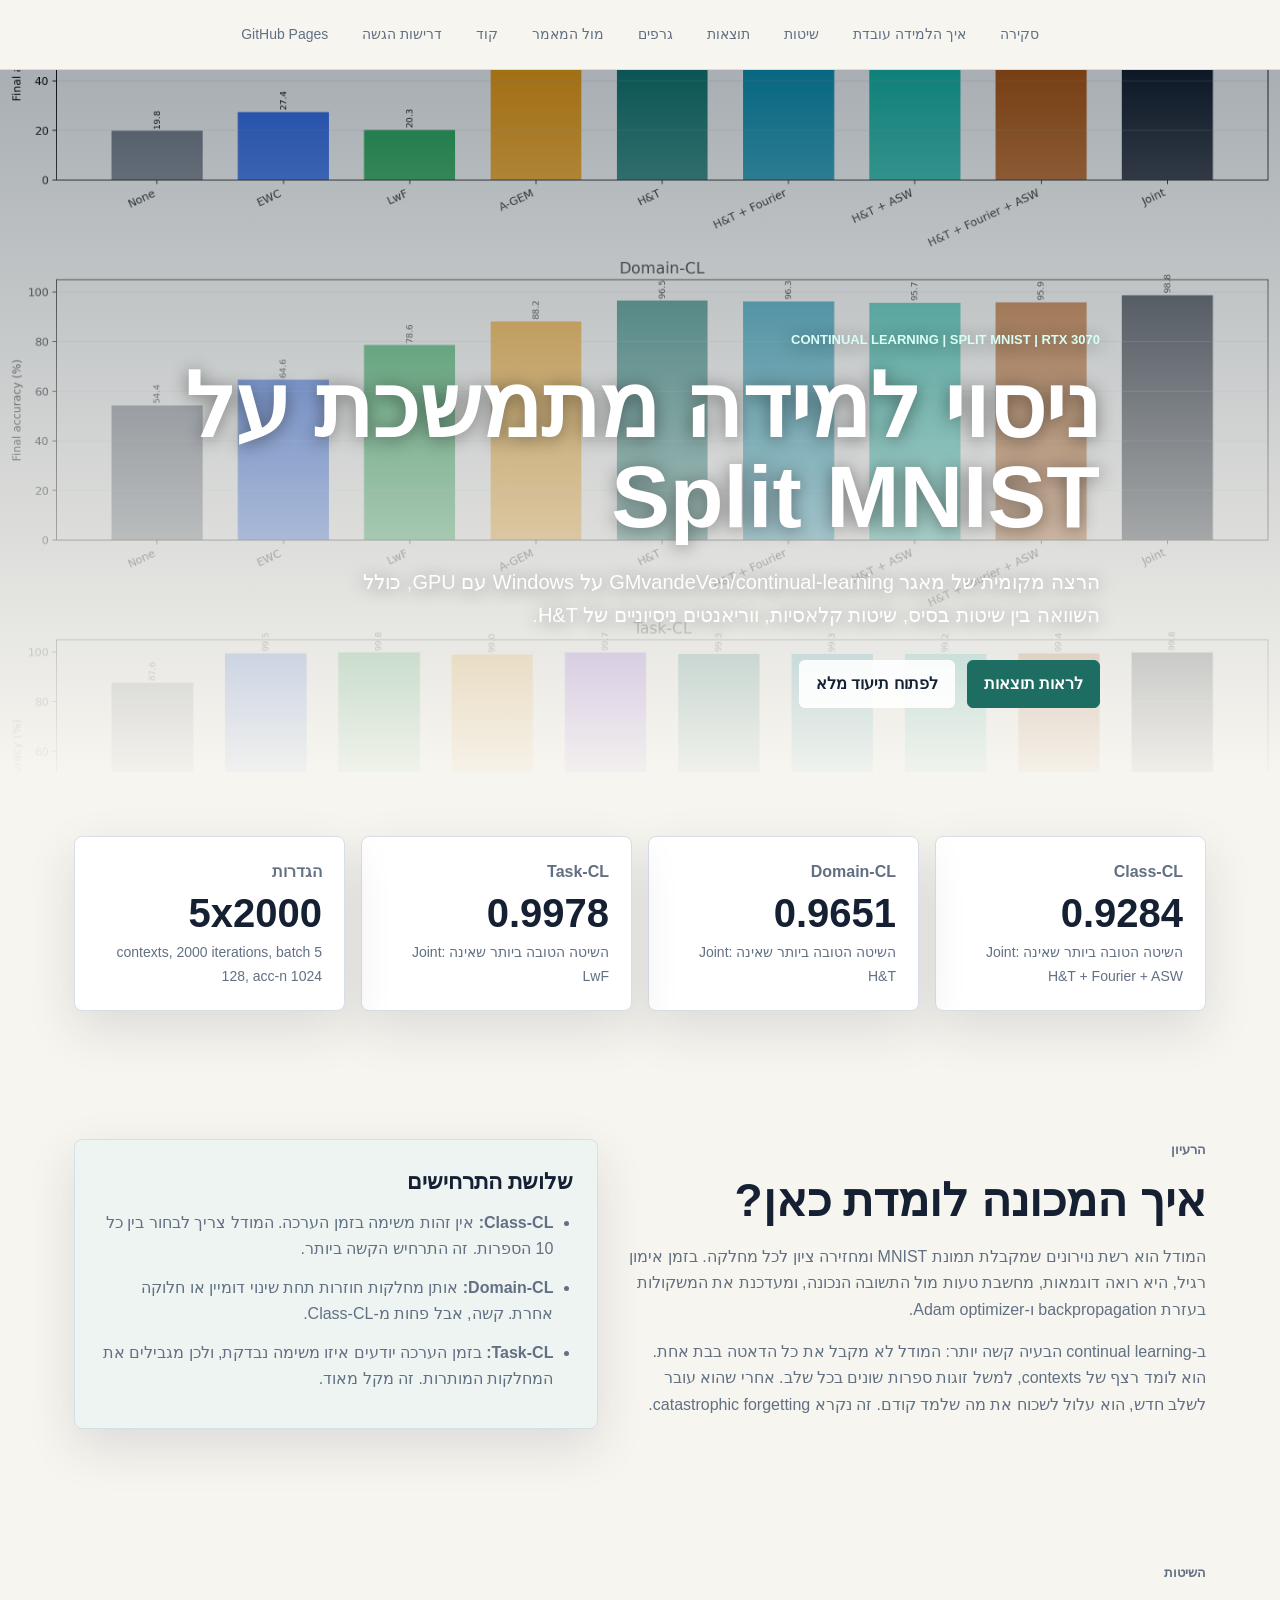
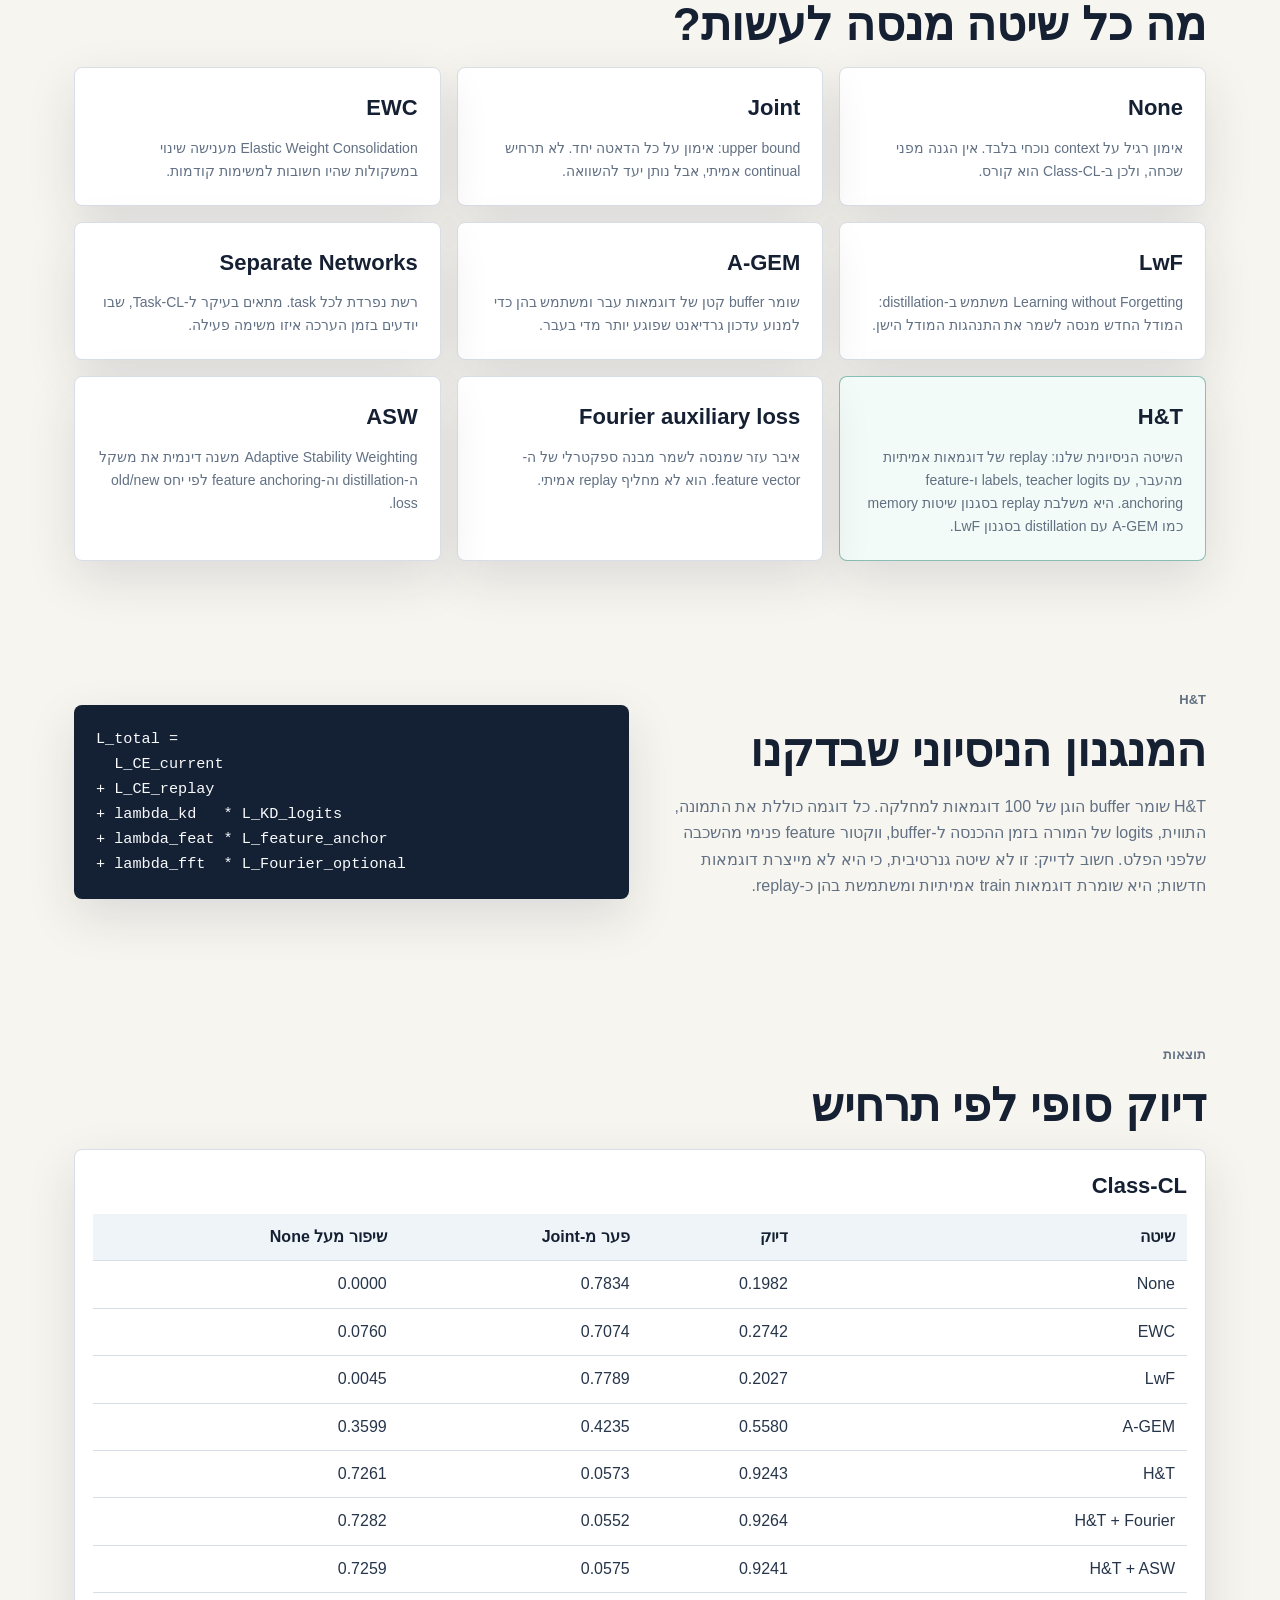
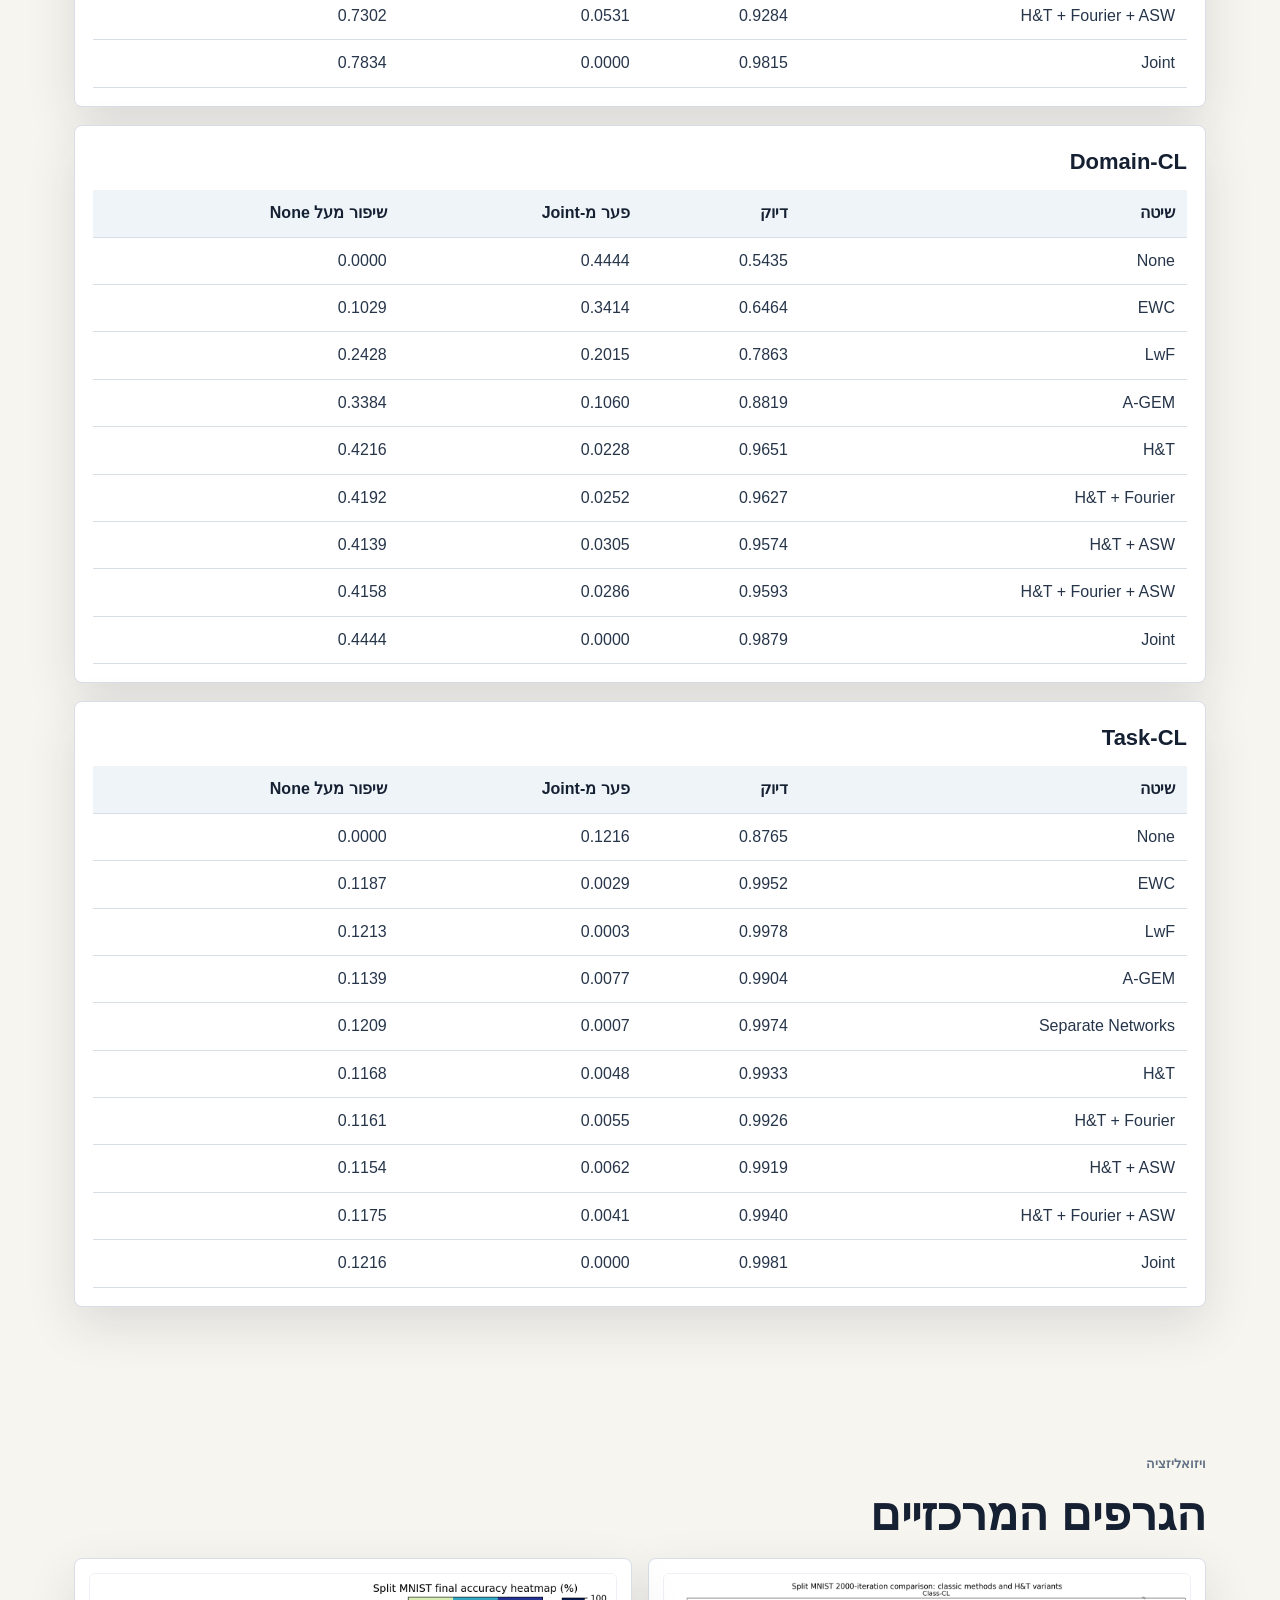
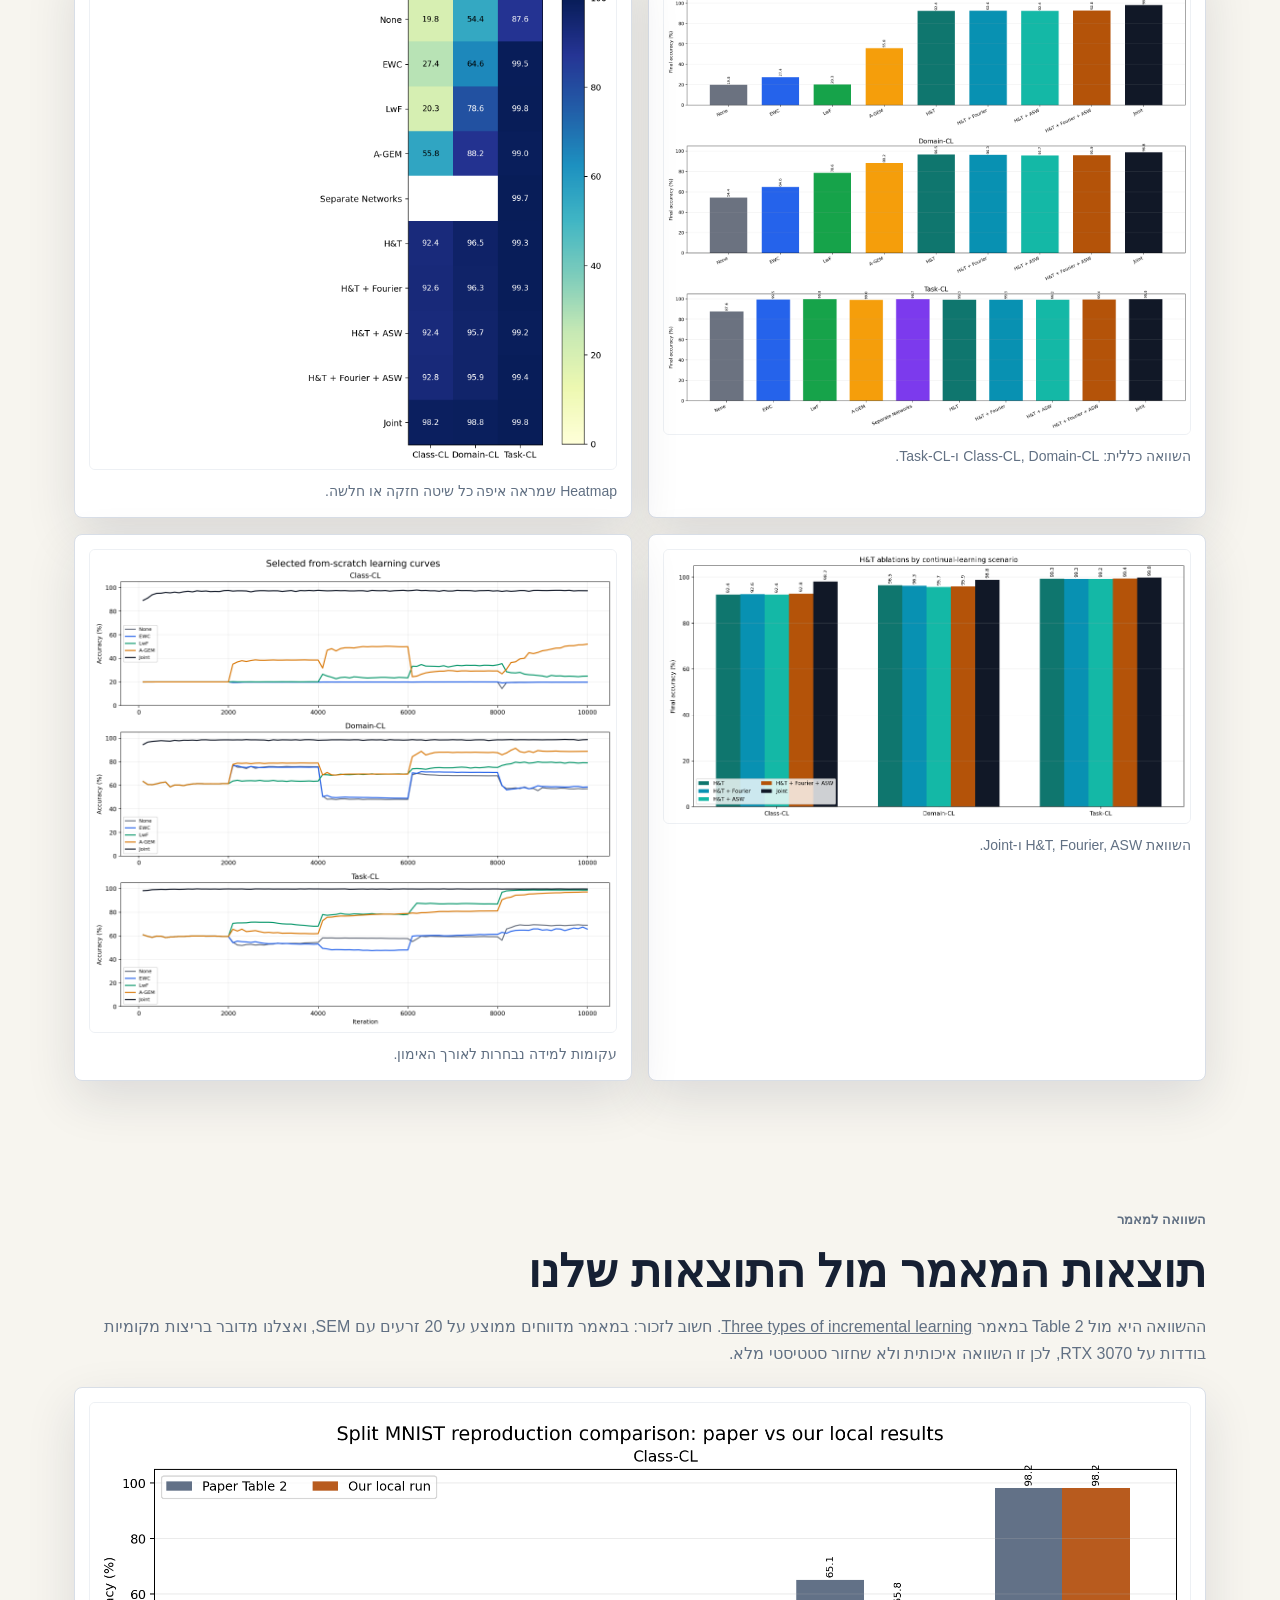
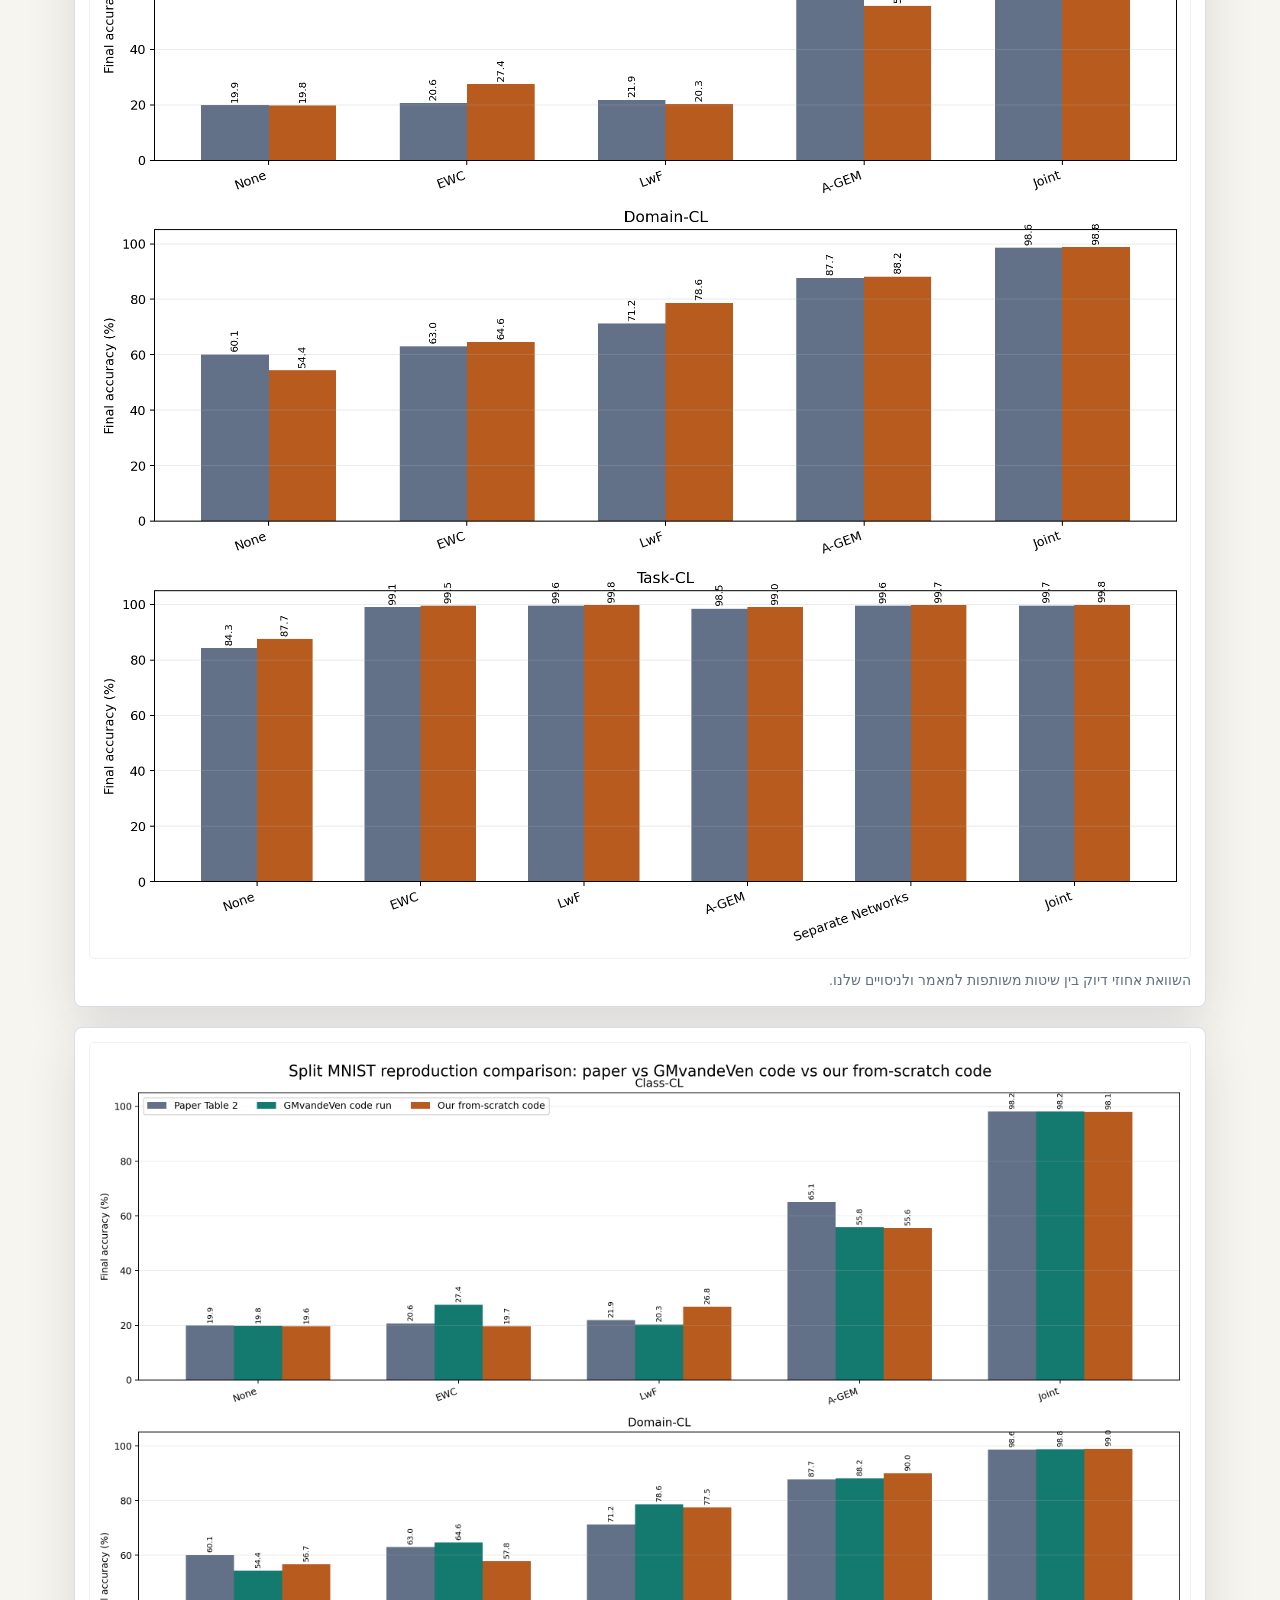
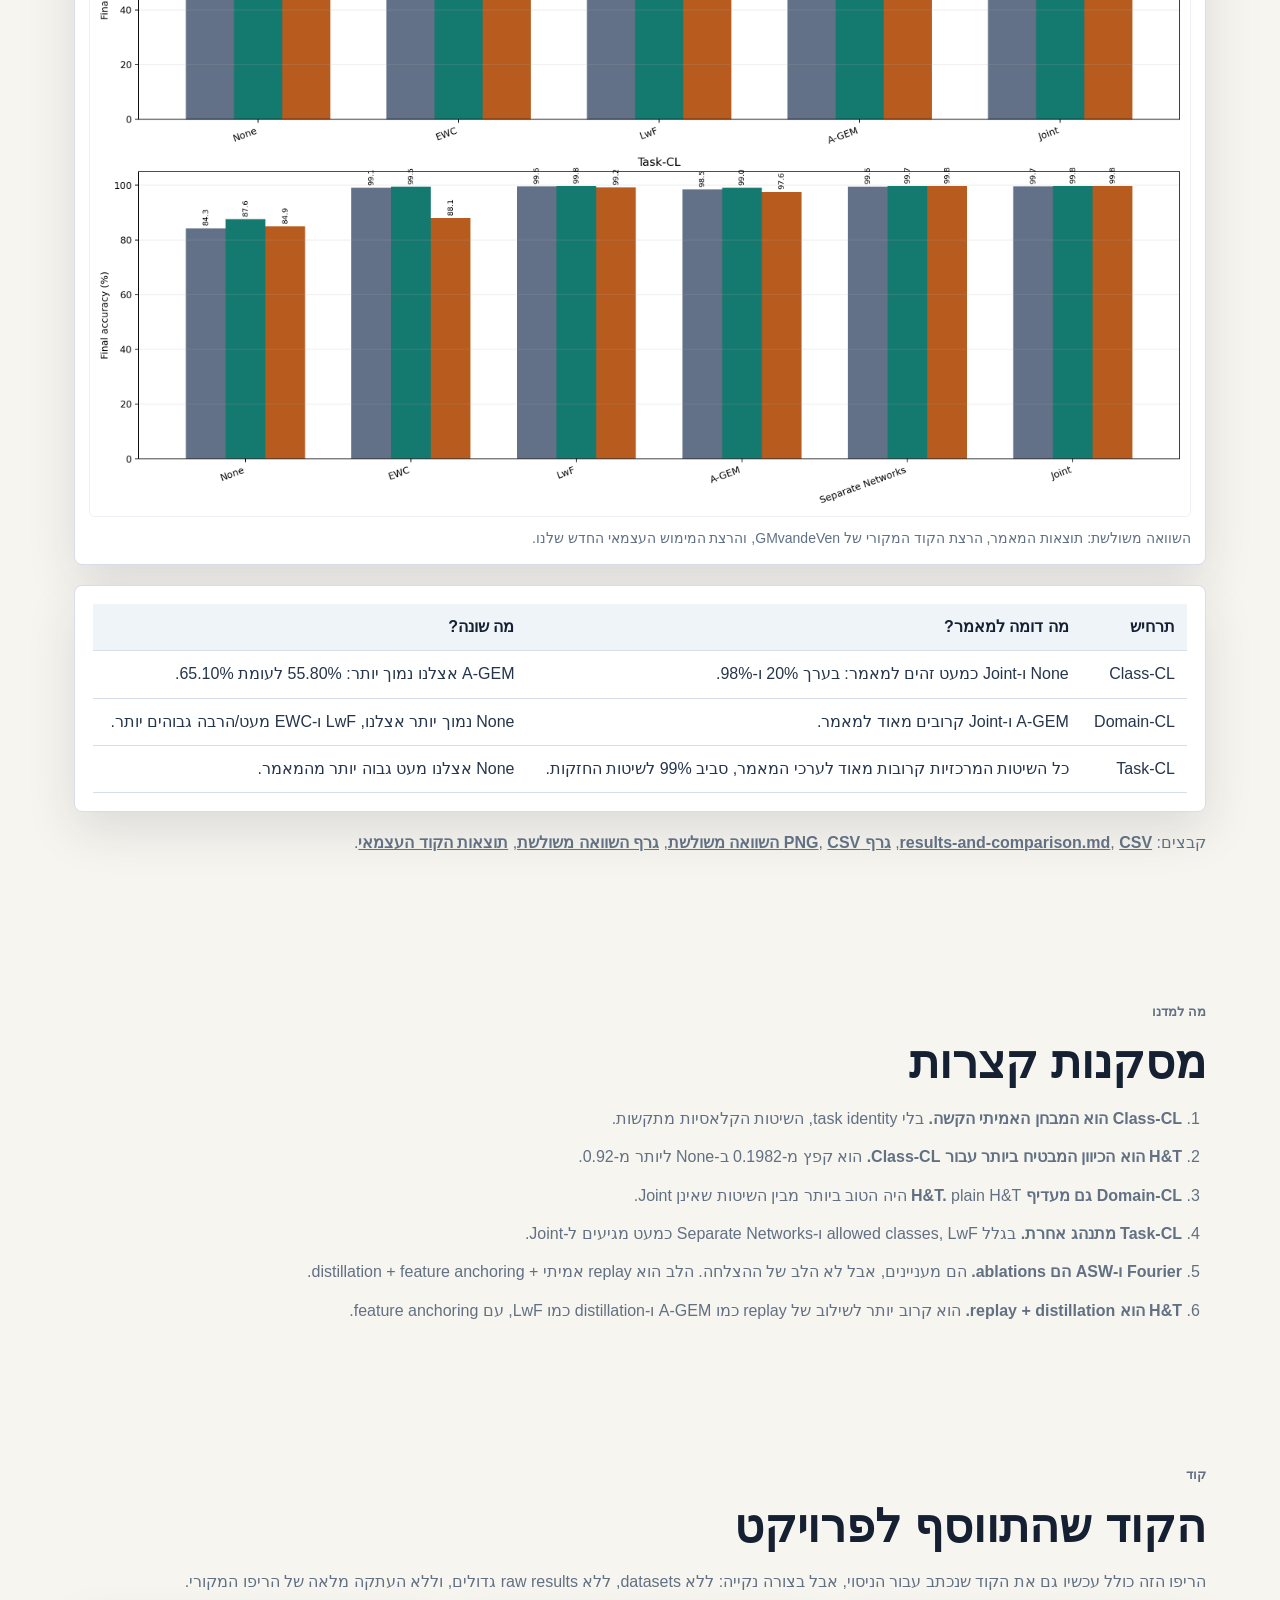
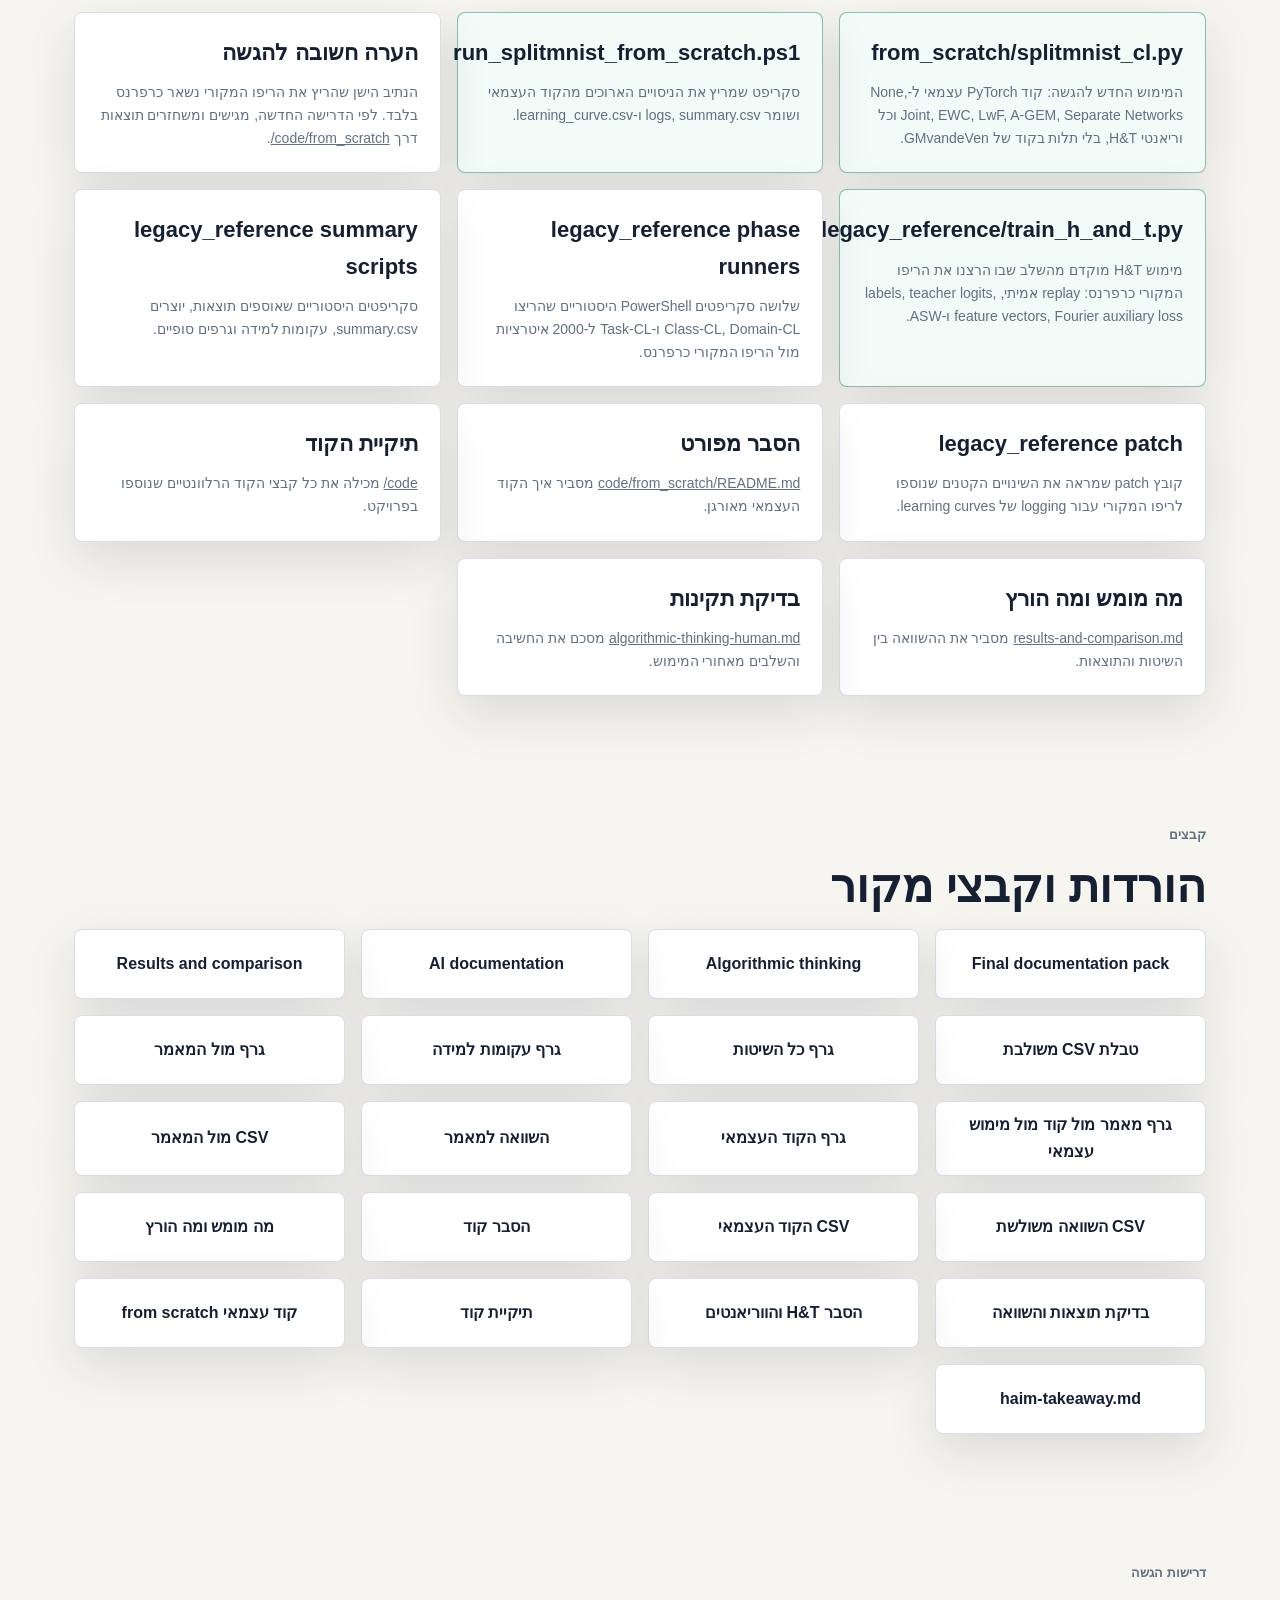
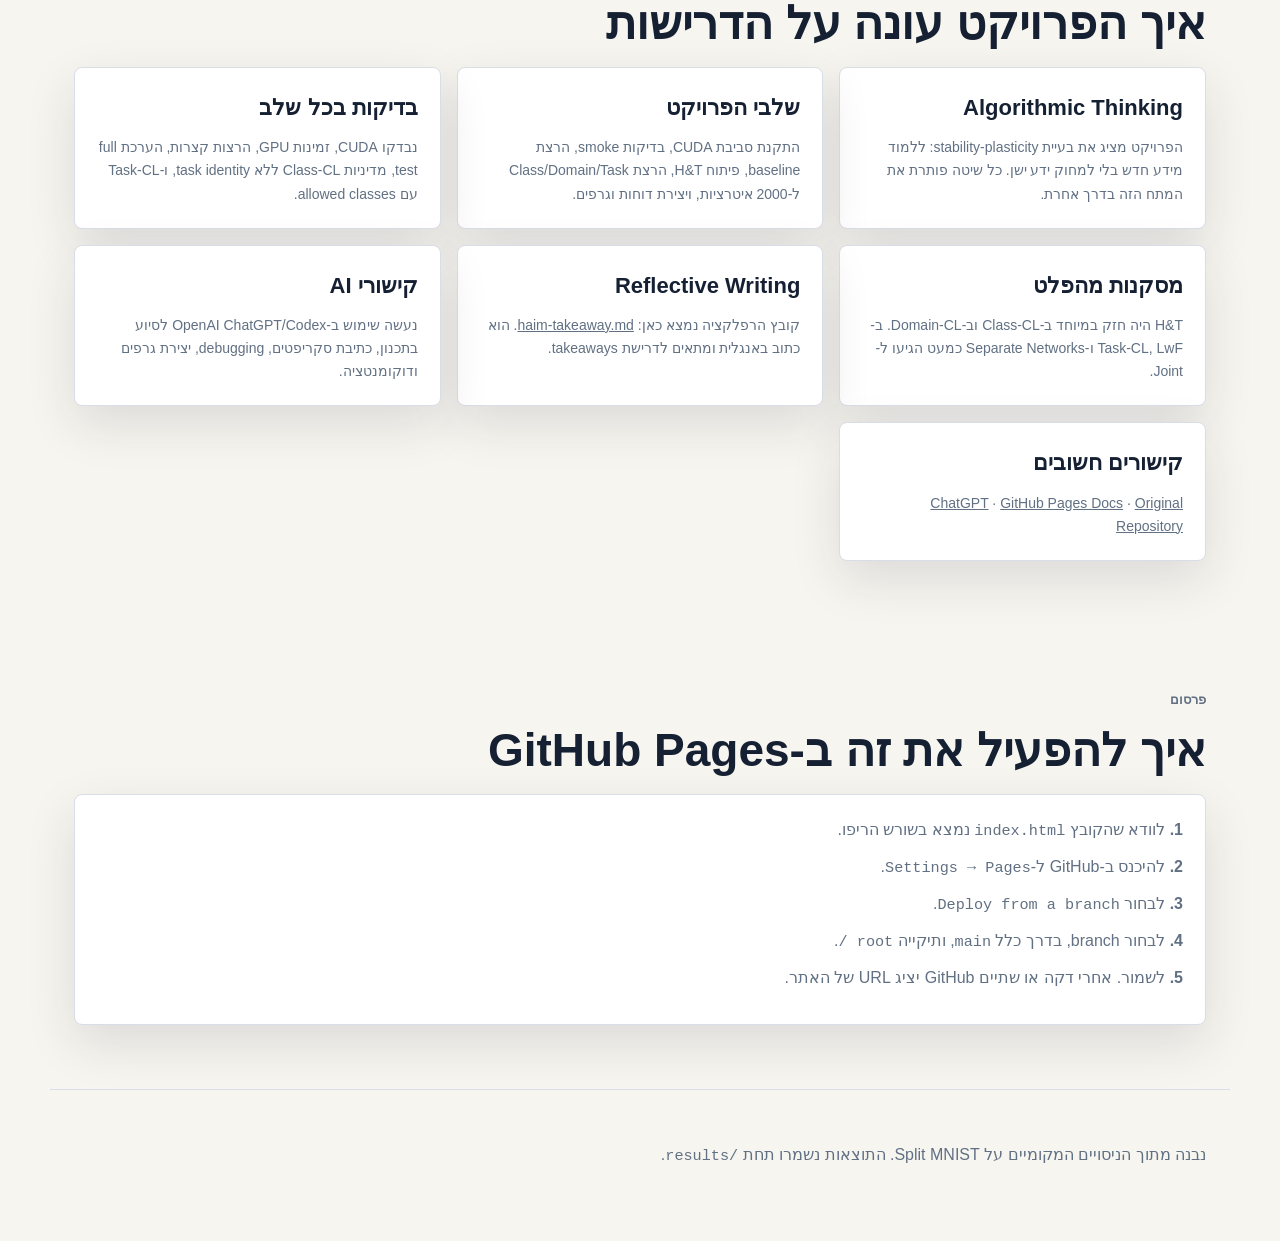
<file: index.html>
<!doctype html>
<html lang="he" dir="rtl">
<head>
  <meta charset="utf-8" />
  <meta name="viewport" content="width=device-width, initial-scale=1" />
  <title>Split MNIST Continual Learning Results</title>
  <meta name="description" content="סיכום ניסויי Continual Learning על Split MNIST: Class-CL, Domain-CL, Task-CL, H&T ושיטות בסיס." />
  <link rel="stylesheet" href="styles.css" />
</head>
<body>
  <header class="site-header">
    <nav class="nav" aria-label="ניווט ראשי">
      <a href="#overview">סקירה</a>
      <a href="#how-it-works">איך הלמידה עובדת</a>
      <a href="#methods">שיטות</a>
      <a href="#results">תוצאות</a>
      <a href="#graphs">גרפים</a>
      <a href="#paper-comparison">מול המאמר</a>
      <a href="#code">קוד</a>
      <a href="#assignment">דרישות הגשה</a>
      <a href="#pages">GitHub Pages</a>
    </nav>
  </header>

  <main>
    <section class="hero" id="overview">
      <div class="hero-content">
        <p class="eyebrow">Continual Learning | Split MNIST | RTX 3070</p>
        <h1>ניסוי למידה מתמשכת על Split MNIST</h1>
        <p class="lead">
          הרצה מקומית של מאגר GMvandeVen/continual-learning על Windows עם GPU,
          כולל השוואה בין שיטות בסיס, שיטות קלאסיות, ווריאנטים ניסיוניים של H&T.
        </p>
        <div class="hero-actions">
          <a class="button primary" href="#results">לראות תוצאות</a>
          <a class="button" href="doc/README.md">לפתוח תיעוד מלא</a>
        </div>
      </div>
    </section>

    <section class="section">
      <div class="metric-grid">
        <article class="metric">
          <span>Class-CL</span>
          <strong>0.9284</strong>
          <p>השיטה הטובה ביותר שאינה Joint: H&T + Fourier + ASW</p>
        </article>
        <article class="metric">
          <span>Domain-CL</span>
          <strong>0.9651</strong>
          <p>השיטה הטובה ביותר שאינה Joint: H&T</p>
        </article>
        <article class="metric">
          <span>Task-CL</span>
          <strong>0.9978</strong>
          <p>השיטה הטובה ביותר שאינה Joint: LwF</p>
        </article>
        <article class="metric">
          <span>הגדרות</span>
          <strong>5x2000</strong>
          <p>5 contexts, 2000 iterations, batch 128, acc-n 1024</p>
        </article>
      </div>
    </section>

    <section class="section two-column" id="how-it-works">
      <div>
        <p class="eyebrow">הרעיון</p>
        <h2>איך המכונה לומדת כאן?</h2>
        <p>
          המודל הוא רשת נוירונים שמקבלת תמונת MNIST ומחזירה ציון לכל מחלקה.
          בזמן אימון רגיל, היא רואה דוגמאות, מחשבת טעות מול התשובה הנכונה,
          ומעדכנת את המשקולות בעזרת backpropagation ו-Adam optimizer.
        </p>
        <p>
          ב-continual learning הבעיה קשה יותר: המודל לא מקבל את כל הדאטה בבת אחת.
          הוא לומד רצף של contexts, למשל זוגות ספרות שונים בכל שלב. אחרי שהוא עובר
          לשלב חדש, הוא עלול לשכוח את מה שלמד קודם. זה נקרא catastrophic forgetting.
        </p>
      </div>
      <div class="info-panel">
        <h3>שלושת התרחישים</h3>
        <ul>
          <li><strong>Class-CL:</strong> אין זהות משימה בזמן הערכה. המודל צריך לבחור בין כל 10 הספרות. זה התרחיש הקשה ביותר.</li>
          <li><strong>Domain-CL:</strong> אותן מחלקות חוזרות תחת שינוי דומיין או חלוקה אחרת. קשה, אבל פחות מ-Class-CL.</li>
          <li><strong>Task-CL:</strong> בזמן הערכה יודעים איזו משימה נבדקת, ולכן מגבילים את המחלקות המותרות. זה מקל מאוד.</li>
        </ul>
      </div>
    </section>

    <section class="section" id="methods">
      <p class="eyebrow">השיטות</p>
      <h2>מה כל שיטה מנסה לעשות?</h2>
      <div class="method-grid">
        <article class="method">
          <h3>None</h3>
          <p>אימון רגיל על context נוכחי בלבד. אין הגנה מפני שכחה, ולכן ב-Class-CL הוא קורס.</p>
        </article>
        <article class="method">
          <h3>Joint</h3>
          <p>upper bound: אימון על כל הדאטה יחד. לא תרחיש continual אמיתי, אבל נותן יעד להשוואה.</p>
        </article>
        <article class="method">
          <h3>EWC</h3>
          <p>Elastic Weight Consolidation מענישה שינוי במשקולות שהיו חשובות למשימות קודמות.</p>
        </article>
        <article class="method">
          <h3>LwF</h3>
          <p>Learning without Forgetting משתמש ב-distillation: המודל החדש מנסה לשמר את התנהגות המודל הישן.</p>
        </article>
        <article class="method">
          <h3>A-GEM</h3>
          <p>שומר buffer קטן של דוגמאות עבר ומשתמש בהן כדי למנוע עדכון גרדיאנט שפוגע יותר מדי בעבר.</p>
        </article>
        <article class="method">
          <h3>Separate Networks</h3>
          <p>רשת נפרדת לכל task. מתאים בעיקר ל-Task-CL, שבו יודעים בזמן הערכה איזו משימה פעילה.</p>
        </article>
        <article class="method highlight">
          <h3>H&T</h3>
          <p>השיטה הניסיונית שלנו: replay של דוגמאות אמיתיות מהעבר, עם labels, teacher logits ו-feature anchoring. היא משלבת replay בסגנון שיטות memory כמו A-GEM עם distillation בסגנון LwF.</p>
        </article>
        <article class="method">
          <h3>Fourier auxiliary loss</h3>
          <p>איבר עזר שמנסה לשמר מבנה ספקטרלי של ה-feature vector. הוא לא מחליף replay אמיתי.</p>
        </article>
        <article class="method">
          <h3>ASW</h3>
          <p>Adaptive Stability Weighting משנה דינמית את משקל ה-distillation וה-feature anchoring לפי יחס old/new loss.</p>
        </article>
      </div>
    </section>

    <section class="section h-and-t-box">
      <div>
        <p class="eyebrow">H&T</p>
        <h2>המנגנון הניסיוני שבדקנו</h2>
        <p>
          H&T שומר buffer הוגן של 100 דוגמאות למחלקה. כל דוגמה כוללת את התמונה,
          התווית, logits של המורה בזמן ההכנסה ל-buffer, ווקטור feature פנימי מהשכבה שלפני הפלט.
          חשוב לדייק: זו לא שיטה גנרטיבית, כי היא לא מייצרת דוגמאות חדשות;
          היא שומרת דוגמאות train אמיתיות ומשתמשת בהן כ-replay.
        </p>
      </div>
      <pre><code>L_total =
  L_CE_current
+ L_CE_replay
+ lambda_kd   * L_KD_logits
+ lambda_feat * L_feature_anchor
+ lambda_fft  * L_Fourier_optional</code></pre>
    </section>

    <section class="section" id="results">
      <p class="eyebrow">תוצאות</p>
      <h2>דיוק סופי לפי תרחיש</h2>

      <div class="table-wrap">
        <h3>Class-CL</h3>
        <table>
          <thead><tr><th>שיטה</th><th>דיוק</th><th>פער מ-Joint</th><th>שיפור מעל None</th></tr></thead>
          <tbody>
            <tr><td>None</td><td>0.1982</td><td>0.7834</td><td>0.0000</td></tr>
            <tr><td>EWC</td><td>0.2742</td><td>0.7074</td><td>0.0760</td></tr>
            <tr><td>LwF</td><td>0.2027</td><td>0.7789</td><td>0.0045</td></tr>
            <tr><td>A-GEM</td><td>0.5580</td><td>0.4235</td><td>0.3599</td></tr>
            <tr><td>H&T</td><td>0.9243</td><td>0.0573</td><td>0.7261</td></tr>
            <tr><td>H&T + Fourier</td><td>0.9264</td><td>0.0552</td><td>0.7282</td></tr>
            <tr><td>H&T + ASW</td><td>0.9241</td><td>0.0575</td><td>0.7259</td></tr>
            <tr><td>H&T + Fourier + ASW</td><td>0.9284</td><td>0.0531</td><td>0.7302</td></tr>
            <tr><td>Joint</td><td>0.9815</td><td>0.0000</td><td>0.7834</td></tr>
          </tbody>
        </table>
      </div>

      <div class="table-wrap">
        <h3>Domain-CL</h3>
        <table>
          <thead><tr><th>שיטה</th><th>דיוק</th><th>פער מ-Joint</th><th>שיפור מעל None</th></tr></thead>
          <tbody>
            <tr><td>None</td><td>0.5435</td><td>0.4444</td><td>0.0000</td></tr>
            <tr><td>EWC</td><td>0.6464</td><td>0.3414</td><td>0.1029</td></tr>
            <tr><td>LwF</td><td>0.7863</td><td>0.2015</td><td>0.2428</td></tr>
            <tr><td>A-GEM</td><td>0.8819</td><td>0.1060</td><td>0.3384</td></tr>
            <tr><td>H&T</td><td>0.9651</td><td>0.0228</td><td>0.4216</td></tr>
            <tr><td>H&T + Fourier</td><td>0.9627</td><td>0.0252</td><td>0.4192</td></tr>
            <tr><td>H&T + ASW</td><td>0.9574</td><td>0.0305</td><td>0.4139</td></tr>
            <tr><td>H&T + Fourier + ASW</td><td>0.9593</td><td>0.0286</td><td>0.4158</td></tr>
            <tr><td>Joint</td><td>0.9879</td><td>0.0000</td><td>0.4444</td></tr>
          </tbody>
        </table>
      </div>

      <div class="table-wrap">
        <h3>Task-CL</h3>
        <table>
          <thead><tr><th>שיטה</th><th>דיוק</th><th>פער מ-Joint</th><th>שיפור מעל None</th></tr></thead>
          <tbody>
            <tr><td>None</td><td>0.8765</td><td>0.1216</td><td>0.0000</td></tr>
            <tr><td>EWC</td><td>0.9952</td><td>0.0029</td><td>0.1187</td></tr>
            <tr><td>LwF</td><td>0.9978</td><td>0.0003</td><td>0.1213</td></tr>
            <tr><td>A-GEM</td><td>0.9904</td><td>0.0077</td><td>0.1139</td></tr>
            <tr><td>Separate Networks</td><td>0.9974</td><td>0.0007</td><td>0.1209</td></tr>
            <tr><td>H&T</td><td>0.9933</td><td>0.0048</td><td>0.1168</td></tr>
            <tr><td>H&T + Fourier</td><td>0.9926</td><td>0.0055</td><td>0.1161</td></tr>
            <tr><td>H&T + ASW</td><td>0.9919</td><td>0.0062</td><td>0.1154</td></tr>
            <tr><td>H&T + Fourier + ASW</td><td>0.9940</td><td>0.0041</td><td>0.1175</td></tr>
            <tr><td>Joint</td><td>0.9981</td><td>0.0000</td><td>0.1216</td></tr>
          </tbody>
        </table>
      </div>
    </section>

    <section class="section" id="graphs">
      <p class="eyebrow">ויזואליזציה</p>
      <h2>הגרפים המרכזיים</h2>
      <div class="graph-grid">
        <figure>
          <img src="assets/all-methods-by-scenario.png" alt="השוואת כל השיטות בכל התרחישים" />
          <figcaption>השוואה כללית: Class-CL, Domain-CL ו-Task-CL.</figcaption>
        </figure>
        <figure>
          <img src="assets/accuracy-heatmap.png" alt="Heatmap של דיוק סופי" />
          <figcaption>Heatmap שמראה איפה כל שיטה חזקה או חלשה.</figcaption>
        </figure>
        <figure>
          <img src="assets/h-and-t-ablation-by-scenario.png" alt="השוואת וריאנטים של H&T" />
          <figcaption>השוואת H&T, Fourier, ASW ו-Joint.</figcaption>
        </figure>
        <figure>
          <img src="assets/selected-learning-curves.png" alt="עקומות למידה נבחרות" />
          <figcaption>עקומות למידה נבחרות לאורך האימון.</figcaption>
        </figure>
      </div>
    </section>

    <section class="section" id="paper-comparison">
      <p class="eyebrow">השוואה למאמר</p>
      <h2>תוצאות המאמר מול התוצאות שלנו</h2>
      <p>
        ההשוואה היא מול Table 2 במאמר
        <a href="https://www.nature.com/articles/s42256-022-00568-3">Three types of incremental learning</a>.
        חשוב לזכור: במאמר מדווחים ממוצע על 20 זרעים עם SEM, ואצלנו מדובר בריצות מקומיות בודדות על RTX 3070,
        לכן זו השוואה איכותית ולא שחזור סטטיסטי מלא.
      </p>
      <figure class="wide-figure">
        <img src="assets/paper_vs_ours_splitMNIST_common_methods.png" alt="השוואת תוצאות המאמר מול התוצאות שלנו ב-Split MNIST" />
        <figcaption>השוואת אחוזי דיוק בין שיטות משותפות למאמר ולניסויים שלנו.</figcaption>
      </figure>
      <figure class="wide-figure">
        <img src="assets/paper_vs_gmvandeven_vs_from_scratch.png" alt="השוואה בין המאמר, הרצת הקוד של GMvandeVen, והמימוש העצמאי שלנו" />
        <figcaption>השוואה משולשת: תוצאות המאמר, הרצת הקוד המקורי של GMvandeVen, והרצת המימוש העצמאי החדש שלנו.</figcaption>
      </figure>
      <div class="table-wrap">
        <table>
          <thead>
            <tr><th>תרחיש</th><th>מה דומה למאמר?</th><th>מה שונה?</th></tr>
          </thead>
          <tbody>
            <tr>
              <td>Class-CL</td>
              <td>None ו-Joint כמעט זהים למאמר: בערך 20% ו-98%.</td>
              <td>A-GEM אצלנו נמוך יותר: 55.80% לעומת 65.10%.</td>
            </tr>
            <tr>
              <td>Domain-CL</td>
              <td>A-GEM ו-Joint קרובים מאוד למאמר.</td>
              <td>None נמוך יותר אצלנו, LwF ו-EWC מעט/הרבה גבוהים יותר.</td>
            </tr>
            <tr>
              <td>Task-CL</td>
              <td>כל השיטות המרכזיות קרובות מאוד לערכי המאמר, סביב 99% לשיטות החזקות.</td>
              <td>None אצלנו מעט גבוה יותר מהמאמר.</td>
            </tr>
          </tbody>
        </table>
      </div>
      <p class="source-links">
        קבצים: <a href="doc/results-and-comparison.md">results-and-comparison.md</a>,
        <a href="assets/paper_vs_ours_splitMNIST_common_methods.csv">CSV</a>,
        <a href="assets/paper_vs_ours_splitMNIST_common_methods.png">גרף PNG</a>,
        <a href="assets/paper_vs_gmvandeven_vs_from_scratch.csv">CSV השוואה משולשת</a>,
        <a href="assets/paper_vs_gmvandeven_vs_from_scratch.png">גרף השוואה משולשת</a>,
        <a href="assets/from_scratch_classic_no_ht_2000_summary.csv">תוצאות הקוד העצמאי</a>.
      </p>
    </section>

    <section class="section conclusions">
      <p class="eyebrow">מה למדנו</p>
      <h2>מסקנות קצרות</h2>
      <ol>
        <li><strong>Class-CL הוא המבחן האמיתי הקשה.</strong> בלי task identity, השיטות הקלאסיות מתקשות.</li>
        <li><strong>H&T הוא הכיוון המבטיח ביותר עבור Class-CL.</strong> הוא קפץ מ-0.1982 ב-None ליותר מ-0.92.</li>
        <li><strong>Domain-CL גם מעדיף H&T.</strong> plain H&T היה הטוב ביותר מבין השיטות שאינן Joint.</li>
        <li><strong>Task-CL מתנהג אחרת.</strong> בגלל allowed classes, LwF ו-Separate Networks כמעט מגיעים ל-Joint.</li>
        <li><strong>Fourier ו-ASW הם ablations.</strong> הם מעניינים, אבל לא הלב של ההצלחה. הלב הוא replay אמיתי + distillation + feature anchoring.</li>
        <li><strong>H&T הוא replay + distillation.</strong> הוא קרוב יותר לשילוב של replay כמו A-GEM ו-distillation כמו LwF, עם feature anchoring.</li>
      </ol>
    </section>

    <section class="section" id="code">
      <p class="eyebrow">קוד</p>
      <h2>הקוד שהתווסף לפרויקט</h2>
      <p>
        הריפו הזה כולל עכשיו גם את הקוד שנכתב עבור הניסוי, אבל בצורה נקייה:
        ללא datasets, ללא raw results גדולים, וללא העתקה מלאה של הריפו המקורי.
      </p>
      <div class="method-grid">
        <article class="method highlight">
          <h3>from_scratch/splitmnist_cl.py</h3>
          <p>המימוש החדש להגשה: קוד PyTorch עצמאי ל-None, Joint, EWC, LwF, A-GEM, Separate Networks וכל וריאנטי H&T, בלי תלות בקוד של GMvandeVen.</p>
        </article>
        <article class="method highlight">
          <h3>run_splitmnist_from_scratch.ps1</h3>
          <p>סקריפט שמריץ את הניסויים הארוכים מהקוד העצמאי ושומר logs, summary.csv ו-learning_curve.csv.</p>
        </article>
        <article class="method">
          <h3>הערה חשובה להגשה</h3>
          <p>הנתיב הישן שהריץ את הריפו המקורי נשאר כרפרנס בלבד. לפי הדרישה החדשה, מגישים ומשחזרים תוצאות דרך <a href="code/from_scratch/">code/from_scratch/</a>.</p>
        </article>
        <article class="method highlight">
          <h3>legacy_reference/train_h_and_t.py</h3>
          <p>מימוש H&T מוקדם מהשלב שבו הרצנו את הריפו המקורי כרפרנס: replay אמיתי, labels, teacher logits, feature vectors, Fourier auxiliary loss ו-ASW.</p>
        </article>
        <article class="method">
          <h3>legacy_reference phase runners</h3>
          <p>שלושה סקריפטים PowerShell היסטוריים שהריצו Class-CL, Domain-CL ו-Task-CL ל-2000 איטרציות מול הריפו המקורי כרפרנס.</p>
        </article>
        <article class="method">
          <h3>legacy_reference summary scripts</h3>
          <p>סקריפטים היסטוריים שאוספים תוצאות, יוצרים summary.csv, עקומות למידה וגרפים סופיים.</p>
        </article>
        <article class="method">
          <h3>legacy_reference patch</h3>
          <p>קובץ patch שמראה את השינויים הקטנים שנוספו לריפו המקורי עבור logging של learning curves.</p>
        </article>
        <article class="method">
          <h3>הסבר מפורט</h3>
          <p><a href="code/from_scratch/README.md">code/from_scratch/README.md</a> מסביר איך הקוד העצמאי מאורגן.</p>
        </article>
        <article class="method">
          <h3>תיקיית הקוד</h3>
          <p><a href="code/">code/</a> מכילה את כל קבצי הקוד הרלוונטיים שנוספו בפרויקט.</p>
        </article>
        <article class="method">
          <h3>מה מומש ומה הורץ</h3>
          <p><a href="doc/results-and-comparison.md">results-and-comparison.md</a> מסביר את ההשוואה בין השיטות והתוצאות.</p>
        </article>
        <article class="method">
          <h3>בדיקת תקינות</h3>
          <p><a href="doc/algorithmic-thinking-human.md">algorithmic-thinking-human.md</a> מסכם את החשיבה והשלבים מאחורי המימוש.</p>
        </article>
      </div>
    </section>

    <section class="section downloads">
      <p class="eyebrow">קבצים</p>
      <h2>הורדות וקבצי מקור</h2>
      <div class="download-grid">
        <a href="doc/README.md">Final documentation pack</a>
        <a href="doc/algorithmic-thinking-human.md">Algorithmic thinking</a>
        <a href="doc/ai-documentation.md">AI documentation</a>
        <a href="doc/results-and-comparison.md">Results and comparison</a>
        <a href="assets/splitMNIST_2000_all_scenarios_summary.csv">טבלת CSV משולבת</a>
        <a href="assets/all-methods-by-scenario.png">גרף כל השיטות</a>
        <a href="assets/selected-learning-curves.png">גרף עקומות למידה</a>
        <a href="assets/paper_vs_ours_splitMNIST_common_methods.png">גרף מול המאמר</a>
        <a href="assets/paper_vs_gmvandeven_vs_from_scratch.png">גרף מאמר מול קוד מול מימוש עצמאי</a>
        <a href="assets/from_scratch_classic_no_ht_2000_final_accuracy.png">גרף הקוד העצמאי</a>
        <a href="doc/results-and-comparison.md">השוואה למאמר</a>
        <a href="assets/paper_vs_ours_splitMNIST_common_methods.csv">CSV מול המאמר</a>
        <a href="assets/paper_vs_gmvandeven_vs_from_scratch.csv">CSV השוואה משולשת</a>
        <a href="assets/from_scratch_classic_no_ht_2000_summary.csv">CSV הקוד העצמאי</a>
        <a href="code/from_scratch/README.md">הסבר קוד</a>
        <a href="doc/algorithmic-thinking-human.md">מה מומש ומה הורץ</a>
        <a href="doc/results-and-comparison.md">בדיקת תוצאות והשוואה</a>
        <a href="doc/results-and-comparison.md">הסבר H&T והווריאנטים</a>
        <a href="code/">תיקיית קוד</a>
        <a href="code/from_scratch/">קוד עצמאי from scratch</a>
        <a href="doc/haim-takeaway.md">haim-takeaway.md</a>
      </div>
    </section>

    <section class="section" id="assignment">
      <p class="eyebrow">דרישות הגשה</p>
      <h2>איך הפרויקט עונה על הדרישות</h2>
      <div class="method-grid">
        <article class="method">
          <h3>Algorithmic Thinking</h3>
          <p>הפרויקט מציג את בעיית stability-plasticity: ללמוד מידע חדש בלי למחוק ידע ישן. כל שיטה פותרת את המתח הזה בדרך אחרת.</p>
        </article>
        <article class="method">
          <h3>שלבי הפרויקט</h3>
          <p>התקנת סביבת CUDA, בדיקות smoke, הרצת baseline, פיתוח H&T, הרצת Class/Domain/Task ל-2000 איטרציות, ויצירת דוחות וגרפים.</p>
        </article>
        <article class="method">
          <h3>בדיקות בכל שלב</h3>
          <p>נבדקו CUDA, זמינות GPU, הרצות קצרות, הערכת full test, מדיניות Class-CL ללא task identity, ו-Task-CL עם allowed classes.</p>
        </article>
        <article class="method">
          <h3>מסקנות מהפלט</h3>
          <p>H&T היה חזק במיוחד ב-Class-CL וב-Domain-CL. ב-Task-CL, LwF ו-Separate Networks כמעט הגיעו ל-Joint.</p>
        </article>
        <article class="method">
          <h3>Reflective Writing</h3>
          <p>קובץ הרפלקציה נמצא כאן: <a href="doc/haim-takeaway.md">haim-takeaway.md</a>. הוא כתוב באנגלית ומתאים לדרישת takeaways.</p>
        </article>
        <article class="method">
          <h3>קישורי AI</h3>
          <p>נעשה שימוש ב-OpenAI ChatGPT/Codex לסיוע בתכנון, כתיבת סקריפטים, debugging, יצירת גרפים ודוקומנטציה.</p>
        </article>
        <article class="method">
          <h3>קישורים חשובים</h3>
          <p><a href="https://chatgpt.com/">ChatGPT</a> · <a href="https://docs.github.com/en/pages">GitHub Pages Docs</a> · <a href="https://github.com/GMvandeVen/continual-learning">Original Repository</a></p>
        </article>
      </div>
    </section>

    <section class="section" id="pages">
      <p class="eyebrow">פרסום</p>
      <h2>איך להפעיל את זה ב-GitHub Pages</h2>
      <div class="steps">
        <p><strong>1.</strong> לוודא שהקובץ <code>index.html</code> נמצא בשורש הריפו.</p>
        <p><strong>2.</strong> להיכנס ב-GitHub ל-<code>Settings → Pages</code>.</p>
        <p><strong>3.</strong> לבחור <code>Deploy from a branch</code>.</p>
        <p><strong>4.</strong> לבחור branch, בדרך כלל <code>main</code>, ותיקייה <code>/ root</code>.</p>
        <p><strong>5.</strong> לשמור. אחרי דקה או שתיים GitHub יציג URL של האתר.</p>
      </div>
    </section>
  </main>

  <footer class="footer">
    <p>נבנה מתוך הניסויים המקומיים על Split MNIST. התוצאות נשמרו תחת <code>results/</code>.</p>
  </footer>
</body>
</html>
</file>
<file: styles.css>
:root {
  color-scheme: light;
  --ink: #162033;
  --muted: #617083;
  --line: #d8dee7;
  --paper: #f7f5ef;
  --panel: #ffffff;
  --soft: #eef4f1;
  --blue: #2457c5;
  --green: #08745f;
  --orange: #b95d1d;
  --purple: #6f42c1;
  --shadow: 0 18px 50px rgba(25, 35, 55, 0.12);
}

* {
  box-sizing: border-box;
}

html {
  scroll-behavior: smooth;
}

body {
  margin: 0;
  color: var(--ink);
  background: var(--paper);
  font-family: Arial, "Noto Sans Hebrew", "Segoe UI", sans-serif;
  line-height: 1.65;
}

a {
  color: inherit;
}

.site-header {
  position: sticky;
  top: 0;
  z-index: 10;
  border-bottom: 1px solid rgba(22, 32, 51, 0.12);
  background: rgba(247, 245, 239, 0.92);
  backdrop-filter: blur(12px);
}

.nav {
  display: flex;
  max-width: 1180px;
  margin: 0 auto;
  padding: 14px 24px;
  gap: 8px;
  justify-content: center;
  flex-wrap: wrap;
}

.nav a {
  text-decoration: none;
  color: var(--muted);
  border: 1px solid transparent;
  padding: 8px 12px;
  border-radius: 6px;
  font-size: 14px;
}

.nav a:hover,
.nav a:focus {
  color: var(--ink);
  border-color: var(--line);
  background: #fff;
}

.hero {
  min-height: 78vh;
  display: grid;
  align-items: end;
  padding: 120px 24px 64px;
  background:
    linear-gradient(180deg, rgba(6, 24, 38, 0.35), rgba(247, 245, 239, 0.97)),
    url("assets/all-methods-by-scenario.png");
  background-size: cover;
  background-position: center;
}

.hero-content {
  max-width: 980px;
  margin: 0 auto;
  color: #fff;
  text-shadow: 0 2px 18px rgba(0, 0, 0, 0.45);
}

.hero h1 {
  margin: 0;
  max-width: 920px;
  font-size: clamp(42px, 7vw, 88px);
  line-height: 1.02;
  letter-spacing: 0;
}

.lead {
  max-width: 760px;
  margin: 24px 0 0;
  font-size: 20px;
}

.eyebrow {
  margin: 0 0 12px;
  color: #1d6d63;
  font-size: 13px;
  font-weight: 700;
  letter-spacing: 0;
  text-transform: uppercase;
}

.hero .eyebrow {
  color: #d8fff7;
}

.hero-actions {
  display: flex;
  flex-wrap: wrap;
  gap: 12px;
  margin-top: 28px;
}

.button,
.download-grid a {
  display: inline-flex;
  align-items: center;
  justify-content: center;
  min-height: 42px;
  padding: 10px 16px;
  border: 1px solid rgba(255, 255, 255, 0.7);
  border-radius: 6px;
  text-decoration: none;
  background: rgba(255, 255, 255, 0.9);
  color: var(--ink);
  text-shadow: none;
  font-weight: 700;
}

.button.primary {
  background: #1d6d63;
  border-color: #1d6d63;
  color: #fff;
}

.section {
  max-width: 1180px;
  margin: 0 auto;
  padding: 64px 24px;
}

.section h2 {
  margin: 0 0 18px;
  font-size: clamp(28px, 4vw, 46px);
  line-height: 1.08;
}

.section h3 {
  margin: 0 0 10px;
  font-size: 22px;
}

.section p {
  color: var(--muted);
  margin: 0 0 16px;
}

.metric-grid,
.method-grid,
.graph-grid,
.download-grid {
  display: grid;
  gap: 16px;
}

.metric-grid {
  grid-template-columns: repeat(4, minmax(0, 1fr));
}

.metric,
.method,
.info-panel,
.table-wrap,
.downloads .download-grid a {
  background: var(--panel);
  border: 1px solid var(--line);
  border-radius: 8px;
  box-shadow: var(--shadow);
}

.metric {
  padding: 22px;
}

.metric span {
  display: block;
  color: var(--muted);
  font-weight: 700;
}

.metric strong {
  display: block;
  margin: 8px 0;
  font-size: 40px;
  line-height: 1;
}

.metric p,
.method p {
  margin: 0;
  font-size: 14px;
}

.two-column {
  display: grid;
  grid-template-columns: 1.05fr 0.95fr;
  gap: 28px;
  align-items: start;
}

.info-panel {
  padding: 24px;
  background: var(--soft);
}

.info-panel ul {
  margin: 0;
  padding: 0 20px 0 0;
  color: var(--muted);
}

.info-panel li {
  margin: 0 0 12px;
}

.method-grid {
  grid-template-columns: repeat(3, minmax(0, 1fr));
}

.method {
  padding: 22px;
}

.method.highlight {
  border-color: rgba(8, 116, 95, 0.45);
  background: #f2fbf7;
}

.h-and-t-box {
  display: grid;
  grid-template-columns: 1fr 1fr;
  gap: 22px;
  align-items: center;
}

pre {
  direction: ltr;
  text-align: left;
  margin: 0;
  padding: 22px;
  overflow-x: auto;
  color: #f8fafc;
  background: #142033;
  border-radius: 8px;
  box-shadow: var(--shadow);
}

code {
  direction: ltr;
  unicode-bidi: plaintext;
  font-family: Consolas, "Liberation Mono", monospace;
  font-size: 0.95em;
}

.table-wrap {
  overflow: auto;
  padding: 18px;
  margin-bottom: 18px;
}

table {
  width: 100%;
  border-collapse: collapse;
  min-width: 720px;
  background: #fff;
}

th,
td {
  border-bottom: 1px solid var(--line);
  padding: 10px 12px;
  text-align: right;
  white-space: nowrap;
}

th {
  color: var(--ink);
  background: #eef4f7;
}

td {
  color: #26354a;
}

.graph-grid {
  grid-template-columns: repeat(2, minmax(0, 1fr));
}

figure {
  margin: 0;
  padding: 14px;
  border: 1px solid var(--line);
  border-radius: 8px;
  background: #fff;
  box-shadow: var(--shadow);
}

figure img {
  display: block;
  width: 100%;
  height: auto;
  border: 1px solid #edf0f4;
  border-radius: 6px;
}

.wide-figure {
  margin: 20px 0;
}

figcaption {
  color: var(--muted);
  font-size: 14px;
  margin-top: 10px;
}

.conclusions ol {
  margin: 0;
  padding: 0 24px 0 0;
  color: var(--muted);
}

.conclusions li {
  margin-bottom: 12px;
}

.download-grid {
  grid-template-columns: repeat(4, minmax(0, 1fr));
}

.download-grid a {
  border-color: var(--line);
  color: var(--ink);
  min-height: 70px;
  text-align: center;
}

.download-grid a:hover {
  border-color: var(--green);
  background: #f2fbf7;
}

.steps {
  background: #fff;
  border: 1px solid var(--line);
  border-radius: 8px;
  padding: 22px;
  box-shadow: var(--shadow);
}

.steps p {
  margin-bottom: 10px;
}

.source-links a {
  font-weight: 700;
}

.footer {
  max-width: 1180px;
  margin: 0 auto;
  padding: 36px 24px 56px;
  color: var(--muted);
  border-top: 1px solid var(--line);
}

@media (max-width: 900px) {
  .metric-grid,
  .method-grid,
  .graph-grid,
  .download-grid,
  .two-column,
  .h-and-t-box {
    grid-template-columns: 1fr;
  }

  .hero {
    min-height: 72vh;
    padding-top: 88px;
  }

  .lead {
    font-size: 17px;
  }
}
</file>
